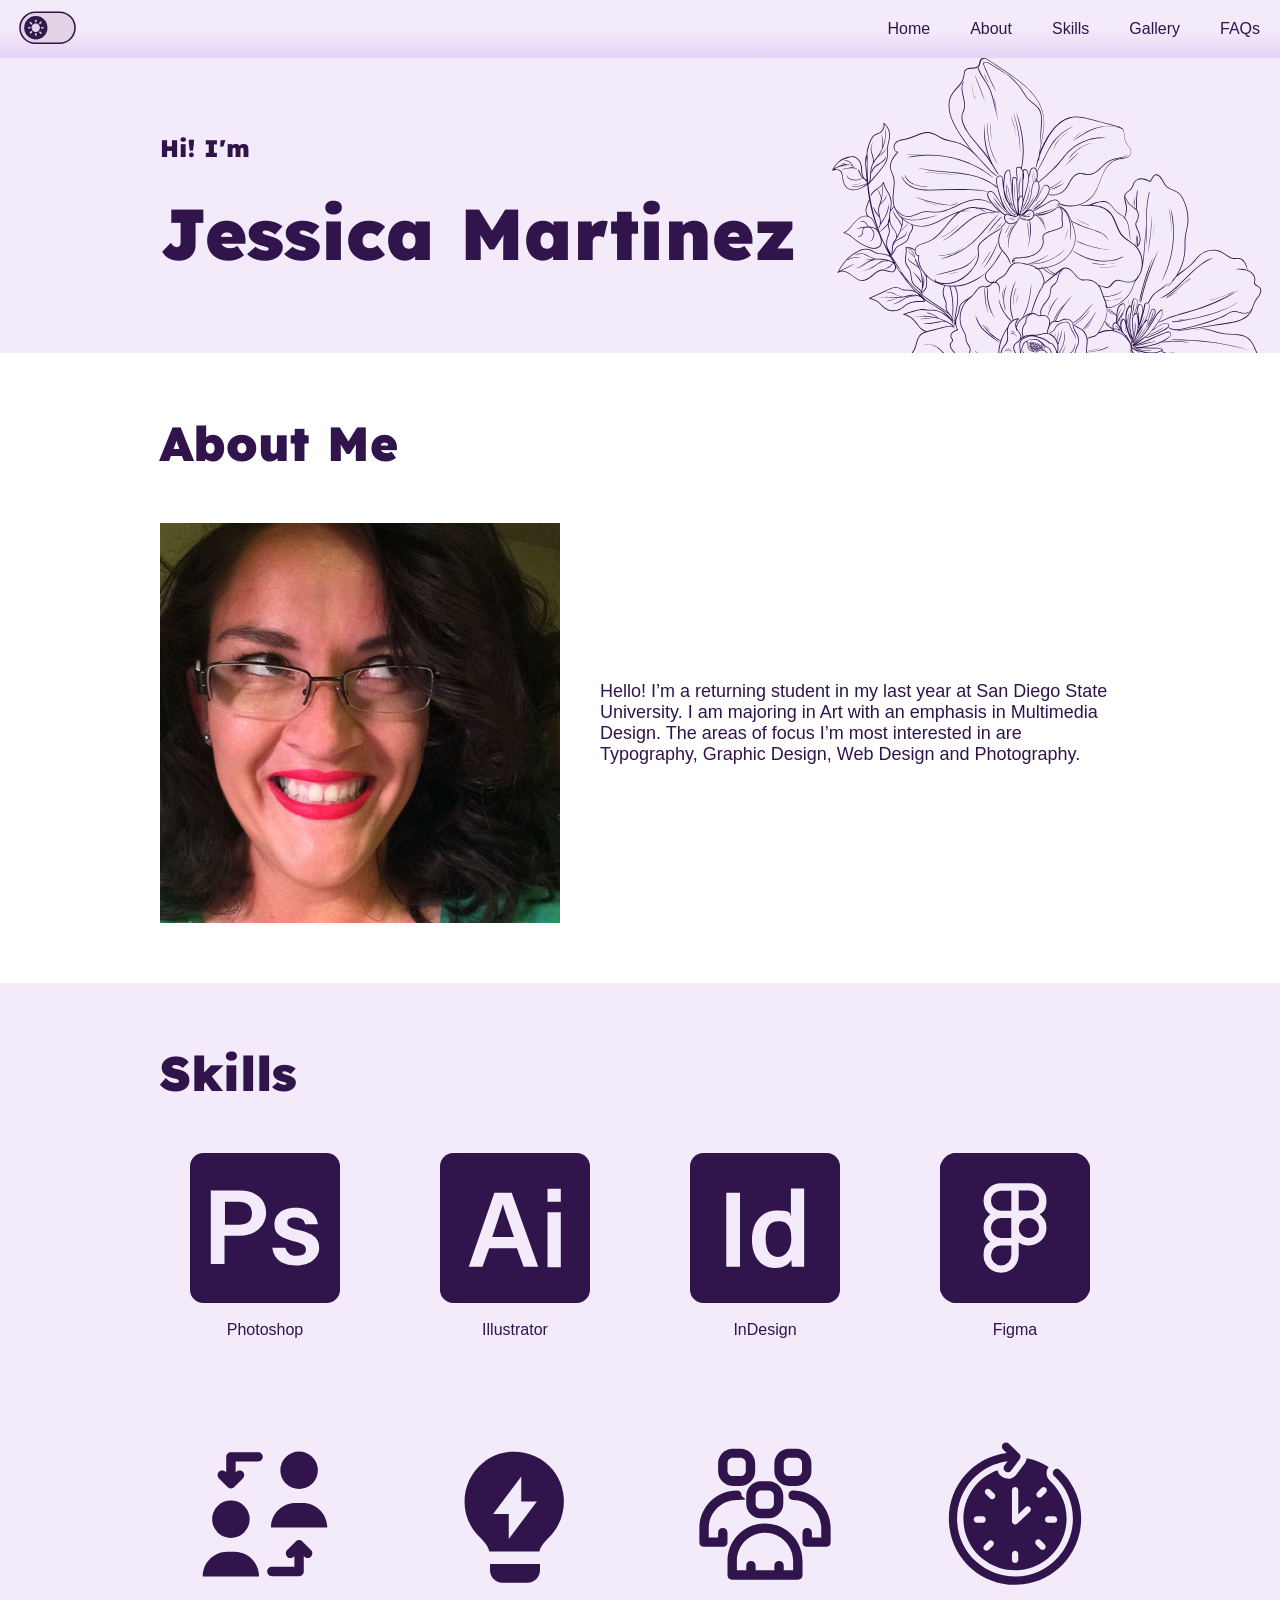
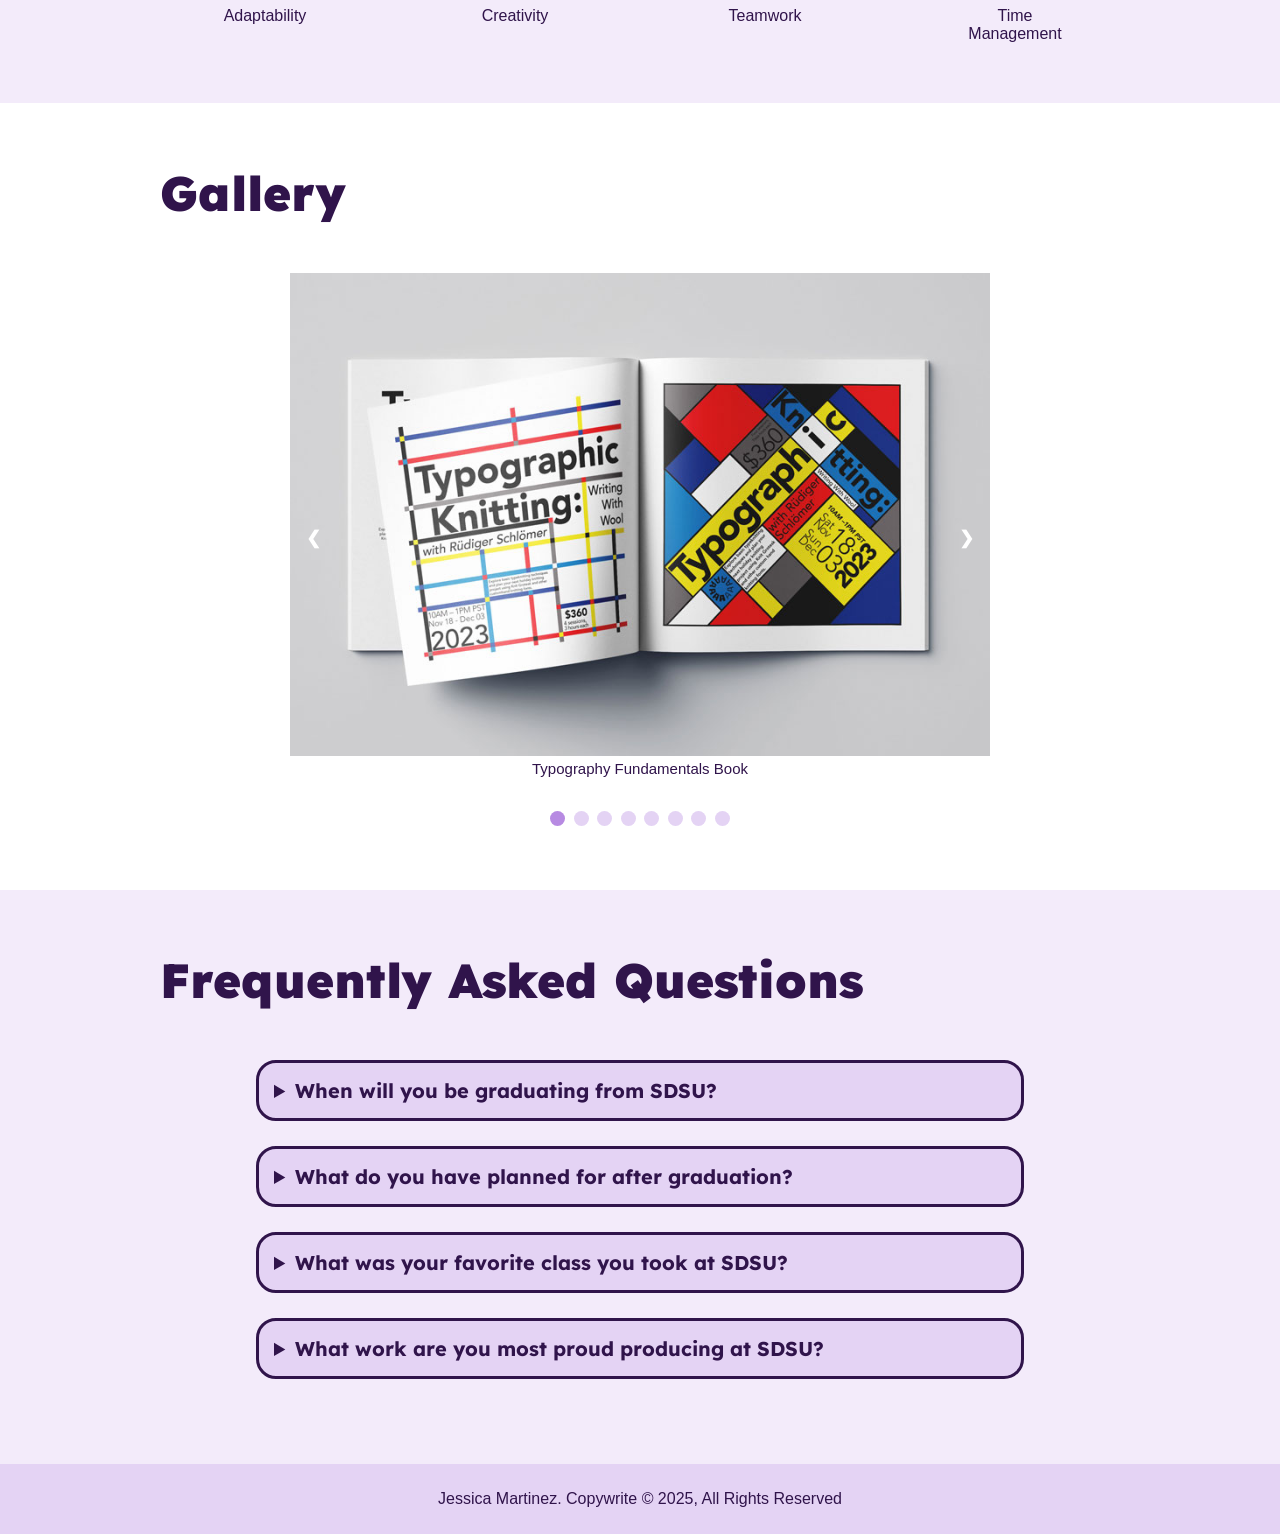
<file: index.html>
<!DOCTYPE html>
<html lang="en" >
<head>
  <meta charset="UTF-8">
  <meta name="author" content="Art 444 Student">
  <meta name="viewport" content="width=device-width, initial-scale=1, shrink-to-fit=no">
  <title>Jessica Martinez</title>
  <link rel="stylesheet" href="css/styles.css">
  <link rel="stylesheet" href="css/responsive.css">
  <link rel="preconnect" href="https://fonts.googleapis.com">
  <link rel="preconnect" href="https://fonts.gstatic.com" crossorigin>
  <link href="https://fonts.googleapis.com/css2?family=Lexend:wght@100..900&display=swap" rel="stylesheet">
</head>
<body>
  <div class="mobile-menu">
    <img src="images/mobile.svg" onclick="revealMenu()" alt="mobile menu icon" class="hamburger" id="hamburger">
  </div>
  <div id="darkmodebutton" class="darkmodebutton" onclick="darkMode()"></div>
  <nav id="nav" class="dropdown-content">
    <a href="#header" onclick="closeMenu()" class="linkstyling">Home</a>
    <a href="#about" onclick="closeMenu()" class="linkstyling">About</a>
    <a href="#skills" onclick="closeMenu()" class="linkstyling">Skills</a>
    <a href="#gallery" onclick="closeMenu()" class="linkstyling">Gallery</a>
    <a href="#FAQs" onclick="closeMenu()" class="linkstyling">FAQs</a>
  </nav>
<!-- MAIN HEADER --> 
  <section id="header" class="header">
    <div class="container">
      <span class="h3">Hi! I'm</span>
      <h1>Jessica Martinez</h1>
    </div>
  </section>
  
<!-- ABOUT SECTION --> 
<section id="about">
  <div class="about">
    <div class="section-title"><h2>About Me</h2></div>
    <div class="about-me">
        <img src="images/me.JPG" alt="Photo of Me" class="me" />
        <p class="me-summary">Hello! I’m a returning student in my last year at San Diego State University. I am majoring in Art with an emphasis in Multimedia Design. The areas of focus I’m most interested in are Typography, Graphic Design, Web Design and Photography.</p>
    </div>
  </div>
</section>

<!-- SKILLS SECTION -->  
<section id="skills" class="myskills">
  <div class="skills">
    <div class="section-title"><h2>Skills</h2></div>
      <div class="skills-grid">
        <div class="indv-skills"><img src="images/ps.svg" alt="Photoshop" class="svgs" id="ps-svg"/><br>Photoshop</div>
        <div class="indv-skills"><img src="images/illus.svg" alt="Illustrator" class="svgs" id="illus-svg" /><br>Illustrator</div>
        <div class="indv-skills"><img src="images/indesign.svg" alt="InDesign" class="svgs" id="indesign-svg" /><br>InDesign</div>
        <div class="indv-skills"><img src="images/figma.svg" alt="Figma" class="svgs" id="figma-svg" /><br>Figma</div>
        <div class="indv-skills"><img src="images/adapt.svg" alt="Adaptability" class="svgs" id="adapt-svg" /><br>Adaptability</div>
        <div class="indv-skills"><img src="images/creativity.svg" alt="Creativity" class="svgs" id="creativity-svg" /><br>Creativity</div>
        <div class="indv-skills"><img src="images/team.svg" alt="Teamwork" class="svgs" id="team-svg" /><br>Teamwork</div>
        <div class="indv-skills"><img src="images/time.svg" alt="Time Management" class="svgs" id="time-svg" /><br>Time<br>Management</div>
      </div>
      <!-- <div class="skills-grid-dark">
        <div class="indv-skills"><img src="images/psdark.svg" alt="Photoshop" class="svgs"/><br>Photoshop</div>
        <div class="indv-skills"><img src="images/illusdark.svg" alt="Illustrator" class="svgs" /><br>Illustrator</div>
        <div class="indv-skills"><img src="images/indesigndark.svg" alt="InDesign" class="svgs" /><br>InDesign</div>
        <div class="indv-skills"><img src="images/figmadark.svg" alt="Figma" class="svgs" /><br>Figma</div>
        <div class="indv-skills"><img src="images/adaptdark.svg" alt="Adaptability" class="svgs" /><br>Adaptability</div>
        <div class="indv-skills"><img src="images/creativitydark.svg" alt="Creativity" class="svgs" /><br>Creativity</div>
        <div class="indv-skills"><img src="images/teamdark.svg" alt="Teamwork" class="svgs" /><br>Teamwork</div>
        <div class="indv-skills"><img src="images/timedark.svg" alt="Time Management" class="svgs" /><br>Time<br>Management</div>
      </div> -->
  </div>
</section>

<!-- GALLERY SECTION -->  
<section id="gallery">
  <div class="gallery">
    <div class="section-title"><h2>Gallery</h2></div>
      <!-- <div class="slideshow">
        <a target="_blank" href="images/book.jpg"><img src="images/book.jpg" class="jpg" alt="Typography Fundamentals Book"  /></a>
        <a target="_blank" href="images/kayaks.jpg"><img src="images/kayaks.jpg" class="jpg" alt="Kayaks" /></a>
        <a target="_blank" href="images/stairs.jpg"><img src="images/stairs.jpg" class="jpg" alt="Wooden Stairs" /></a>
        <a target="_blank" href="images/crystals.jpg"><img src="images/crystals.jpg" class="jpg" alt="Crystals" /></a>
        <a target="_blank" href="images/Conflict.jpg"><img src="images/Conflict.jpg" class="jpg" alt="Self Conflict" /></a>
        <a target="_blank" href="images/PosterPanel1.jpg"><img src="images/PosterPanel1.jpg" class="jpg" alt="Poster Panel 1" /></a>
        <a target="_blank" href="images/PosterPanel2.jpg"><img src="images/PosterPanel2.jpg" class="jpg" alt="Poster Panel 2" /></a>
        <a target="_blank" href="images/PosterPanel3.jpg"><img src="images/PosterPanel3.jpg" class="jpg" alt="Poster Panel 3" /></a>
      </div> -->
  <!-- Slideshow container -->
<div class="slideshow-container">

  <!-- Full-width images with number and caption text -->
  <div class="mySlides fade">
    <!-- <div class="numbertext">1 / 8</div> -->
    <img src="images/book.jpg" class="jpg" alt="Typography Fundamentals Book" style="width:100%">
    <div class="text">Typography Fundamentals Book</div>
  </div>

  <div class="mySlides fade">
    <!-- <div class="numbertext">2 / 8</div> -->
    <img src="images/kayaks.jpg" class="jpg" alt="Kayaks" style="width:100%">
    <div class="text">Kayaks</div>
  </div>

  <div class="mySlides fade">
    <!-- <div class="numbertext">3 / 8</div> -->
    <img src="images/stairs.jpg" class="jpg" alt="Wooden Stairs" style="width:100%">
    <div class="text">Wooden Stairs</div>
  </div>

  <div class="mySlides fade">
    <!-- <div class="numbertext">4 / 8</div> -->
    <img src="images/crystals.jpg" class="jpg" alt="Crystals" style="width:100%">
    <div class="text">Crystals</div>
  </div>

  <div class="mySlides fade">
    <!-- <div class="numbertext">5 / 8</div> -->
    <img src="images/Conflict.jpg" class="jpg" alt="Self Conflict" style="width:100%">
    <div class="text">Inner Conflict</div>
  </div>

  <div class="mySlides fade">
    <!-- <div class="numbertext">6 / 8</div> -->
    <img src="images/PosterPanel1.jpg" class="jpg" alt="Poster Panel 1" style="width:100%">
    <div class="text">Triptych Poster Panel 1</div>
  </div>

  <div class="mySlides fade">
    <!-- <div class="numbertext">7 / 8</div> -->
    <img src="images/PosterPanel2.jpg" class="jpg" alt="Poster Panel 2"  style="width:100%">
    <div class="text">Triptych Poster Panel 2</div>
  </div>

  <div class="mySlides fade">
    <!-- <div class="numbertext">8 / 8</div> -->
    <img src="images/PosterPanel3.jpg" class="jpg" alt="Poster Panel 3" style="width:100%">
    <div class="text">Triptych Poster Panel 3</div>
  </div>

  <!-- Next and previous buttons -->
  <a class="prev" onclick="plusSlides(-1)">&#10094;</a>
  <a class="next" onclick="plusSlides(1)">&#10095;</a>
</div>
<br>

<!-- The dots/circles -->
<div style="text-align:center">
  <span class="dot" onclick="currentSlide(1)"></span>
  <span class="dot" onclick="currentSlide(2)"></span>
  <span class="dot" onclick="currentSlide(3)"></span>
  <span class="dot" onclick="currentSlide(4)"></span>
  <span class="dot" onclick="currentSlide(5)"></span>
  <span class="dot" onclick="currentSlide(6)"></span>
  <span class="dot" onclick="currentSlide(7)"></span>
  <span class="dot" onclick="currentSlide(8)"></span>
</div>
</div>
</section>

<!-- FAQ SECTION -->  
<section id="FAQs" class="FAQs">
  <div class="questions">
    <div class="section-title"><h2>Frequently Asked Questions</h2></div>
      <div class="indv-question">
        <details>
        <summary>When will you be graduating from SDSU?</summary>
        <p>I will be graduating after Fall 2025.</p>
       </details>
      </div>
      <div class="indv-question">
        <details>
        <summary>What do you have planned for after graduation?</summary>
        <p>After graduation I plan to look for full-time work in the multimedia or graphic design field while I maintain my current position.</p>
        </details>
      </div>
      <div class="indv-question">
        <details>
        <summary>What was your favorite class you took at SDSU?</summary>
        <p>My favorite class at SDSU was Jewelry and Metals. I was able to learn to create wearable items in a new medium I was initially nervous about. It was a very fun but challenging class. </p>
        </details>
      </div>
      <div class="indv-question">
        <details>
        <summary>What work are you most proud producing at SDSU?</summary>
        <p>I think I’m most proud of the triptych poster I created in Typography. Going into the class I had zero knowledge of typography and learned a lot in a short time.</p>
        </details>
      </div>  
  </div>
</section>
<!-- <img src="images/scrolltop.svg" onclick="topFunction()" id="topbutton" /> -->
<!-- FOOTER SECTION -->  
<footer>
  <div class="footer">
      <p>Jessica Martinez. Copywrite © 2025, All Rights Reserved</p>
  </div>
</footer>
<script src="js/script.js"></script>
</body>
</html>
</file>
<file: css/styles.css>
/* CSS GOES HERE */
nav {
    width: 100%;
    background-image: linear-gradient(#f3ebfa 50%, #E4D3F4 100%);
}
.linkstyling {
    color: #30144B;
}
#nav {
    list-style-type: none;
    margin: 0;
    padding: 0;
    overflow: hidden;
    display: flex;
    justify-content: flex-end;
}
#nav a {
    display: block;
    padding: 20px;
    text-decoration: none;
}
/* #nav a:hover{
    background-color: #F3EBFA;
} */
.mobile-menu {
    display: none;
    position: relative;
    z-index: 999;
    min-height: 55px;
}
.darkmodebutton {
    width: 75px;
    height: 54.5814px;
    position: absolute;
    top: -10px;
    left: 10px;
    background-image: url(../images/lightbutton.svg);
    background-repeat: no-repeat;
    background-size: cover;
    z-index: 9999;
}
.hamburger {
    height: 29.5px;
    float: right;
    margin-right: 10px;
}
a {
    color: #30144B;
}
a:hover {
    cursor: e-resize;
}
html {
    scroll-behavior: smooth;
    font-family: Futura, Helvetica, sans-serif;
}
body {
    margin: 0;
	padding: 0;
	border: 0;
    color: #30144B;
	font-size: 100%;
	font: inherit;
	vertical-align: baseline;
}
section {
    width: 100%;
    height: auto;
}
/* section:nth-child(even) {
    background-color: #f3ebfa;
} */
.about, .skills, .gallery {
    padding: 60px 0px 60px 0px;
    display: flex;
    flex-direction: column;
}
.myskills {
    background-color: #f3ebfa;
}
.FAQs {
    background-color: #f3ebfa;
}
.section-title {
    width: 100%;
    max-width: 960px;
    margin: 0px auto;
}
.header {
    display: flex;
    height: auto;
    align-items: flex-start;
    background-color: #f3ebfa;
    background-image: url(../images/floral.svg);
    background-size: 35%;
    background-position: right top;
    background-repeat: no-repeat;
    width: 100%;
    text-align: left;
    padding: 75px 0px 75px 0px;
}
.container {
    width: 100%;
    max-width: 960px;
    margin: 0px auto;
}
.about-me {
    display: flex;
    justify-content: center;
    align-items: center;
    align-content: center;
    width: 100%;
    max-width: 960px;
    gap: 40px;
    font-size: 18px;
    margin-left: auto;
    margin-right: auto;
}
summary {
    font-size: 20px;
    font-family: "Lexend", Futura, Helvetica, sans-serif;
    font-optical-sizing: auto;
    font-weight: 700;
    font-style: normal;
    margin: 0px;
}
.skills-grid {
    display: grid;
    grid-template-columns: auto auto auto auto ;
    grid-template-rows: auto auto ;
    gap: 100px;
    justify-content: center;
}
.indv-skills{
    display: flex;
    flex-direction: column;
    column-gap: 10px;
    text-align: center;
}
.svgs{
    width: 150px;
    height: auto;
    /* fill: #30144B; */
}
.slideshow {
    display: grid;
    grid-template-columns: auto auto auto auto ;
    grid-template-rows: auto auto ;
    gap: 15px;
    justify-content: center;
}
/* .jpg {
    border: 0px solid #ddd;
    padding: 5px;
    width: 200px;
} */
.questions {
    width: 100%;
    max-width: 960px;
    padding: 60px 0px 60px 0px;
    justify-content: center;
    align-items: center;
    align-content: center;
    margin-left: auto;
    margin-right: auto;
}
.indv-question {
    border-radius: 20px;
    border: 3px solid #30144B;
    background: #E4D3F4;
    max-width: 80%;
    padding: 15px;
    margin-bottom: 25px;
    font-size: 18px;
    margin-left: auto;
    margin-right: auto;
}
h1 {
    font-size: 72px;
    font-family: "Lexend", Futura, Helvetica, sans-serif;
    font-optical-sizing: auto;
    font-weight: 900;
    font-style: normal;
    margin: 0px;
    margin-top: 25px;
}
h2 {
    font-size: 48px;
    font-family: "Lexend", Futura, Helvetica, sans-serif;
    font-optical-sizing: auto;
    font-weight: 900;
    font-style: normal;
    margin: 0px;
    margin-bottom: 50px;
}
.h3 {
    font-size: 24px;
    font-family: "Lexend", Futura, Helvetica, sans-serif;
    font-optical-sizing: auto;
    font-weight: 900;
    font-style: normal;
    margin: 0px;
    padding: 0px;
}
/* #topbutton {
    display: none; 
    position: fixed; 
    height: 50px;
    width: auto;
    bottom: 20px; 
    right: 30px; 
    z-index: 99; 
  }   */
footer {
    background-color: #E4D3F4;
    color: #30144B;
    padding: 10px;
    text-align: center;
    margin: 0px;
}
.bodydark {
    background-color: #30144B !important;
    color: #E4D3F4 !important;
}
.lightmodebutton {
    background-image: url(../images/darkbutton.svg);
}
.headerdark {
    background-color: #4E2079 !important;
    background-image: url(../images/floraldark.svg) !important;
}
.indv-question-dark {
    color: #30144B !important;
}
.FAQsdark {
    background-color: #4E2079 !important;
    color: #E4D3F4 !important;
}
.myskillsdark {
    background-color: #4E2079 !important;
    color: #E4D3F4 !important;
}
.navdark {
    background-image: linear-gradient(#30144b 50%, #4E2079 100%) !important;
}
.linkstylingdark {
    color: #E4D3F4 !important;;
}
.footerdark {
    background-image: linear-gradient(#4E2079 50%, #30144b 100%) !important;
    color: #E4D3F4 !important;
}
.mobile-menu-dark {
    background-image: linear-gradient(#30144b 50%, #4E2079 100%) !important;
    background-color: #30144B !important;
}
* {box-sizing:border-box}

/* Slideshow container */
.slideshow-container {
  max-width: 700px;
  /* min-height: 700px; */
  position: relative;
  margin: auto;
}

/* Hide the images by default */
.mySlides {
  display: none;
}

/* Next & previous buttons */
.prev, .next {
  cursor: pointer;
  position: absolute;
  top: 50%;
  width: auto;
  margin-top: -22px;
  padding: 16px;
  color: white;
  font-weight: bold;
  font-size: 18px;
  transition: 0.6s ease;
  border-radius: 0 3px 3px 0;
  user-select: none;
}

/* Position the "next button" to the right */
.next {
  right: 0;
  border-radius: 3px 0 0 3px;
}

/* On hover, add a black background color with a little bit see-through */
.prev:hover, .next:hover {
  background-color: rgba(0,0,0,0.7);
}

/* Caption text */
.text {
  color: #30144B;
  font-size: 15px;
  padding: 8px 12px;
  position: relative;
  bottom: 8px;
  width: 100%;
  text-align: center;
}

.textdark {
    color:#E4D3F4 !important;
}

/* Number text (1/3 etc) */
/* .numbertext {
  color: #E4D3F4;
  font-size: 12px;
  padding: 8px 12px;
  position: absolute;
  top: 0;
} */

/* The dots/bullets/indicators */
.dot {
  cursor: pointer;
  height: 15px;
  width: 15px;
  margin: 0 2px;
  background-color: #E4D3F4;
  border-radius: 50%;
  display: inline-block;
  transition: background-color 0.6s ease;
  position: relative;
}

.active, .dot:hover {
  background-color: #b78ae2;
}

/* Fading animation */
.fade {
  animation-name: fade;
  animation-duration: 1.5s;
}

@keyframes fade {
  from {opacity: .4}
  to {opacity: 1}
}
</file>
<file: css/responsive.css>
/* TABLET VIEW */
@media only screen and (max-width:992px) {
    #nav {
        display: none;
    }
    .mobile-menu {
        display: block;
        background-image: linear-gradient(#f3ebfa 50%, #E4D3F4 100%);
        padding: 10px 0px 10px 40px;
    }
    .dropdown-content {
        display: block !important;
        position: absolute;
        top: -400px;
        background-color: #f3ebfa;
        z-index: 1;
        transition: all 500ms;
    }
    .open {
        top: 54px;
    }
    .about-me {
        display: flex;
        flex-direction: column;
        justify-content: center;
        align-items: center;
        gap: 30px;
        font-size: 18px;
    }
    .me-summary {
        max-width: 70%;
    }
    .slideshow {
        display: grid;
        grid-template-columns: auto auto;
        grid-template-rows: auto auto auto auto;
        gap: 10px;
        justify-content: center;
    }
    .skills-grid {
        display: grid;
        grid-template-columns: auto auto ;
        grid-template-rows: auto auto auto auto ;
        gap: 100px;
        justify-content: center;
        align-items: center;
        align-content: center;
    }
    .header {
        display: flex;
        height: auto;
        align-items: flex-start;
        background-image: url(../images/floral.svg);
        background-size: 40%;
        background-position: right top;
        background-repeat: no-repeat;
        width: 100%;
        text-align: left;
    }
    .container {
        width: 100%;
        max-width: 80%;
        margin: 0px auto;
    }
    .indv-question {
        margin-left: auto;
        margin-right: auto;
    }
    .details {
        font-size: 16px;
    }
    .indv-question {
        border-radius: 20px;
        border: 3px solid #30144B;
        background: #E4D3F4;
        max-width: 70%;
        padding: 15px;
        margin-bottom: 25px;
        font-size: 18px;
        margin-left: auto;
        margin-right: auto;
    }
    h1 {
        font-size: 48px;
        font-family: "Lexend", Futura, Helvetica, sans-serif;
        font-optical-sizing: auto;
        font-weight: 900;
        font-style: normal;
        margin: 0px;
        margin-top: 25px;
    }
    h2 {
        font-size: 32px;
        font-family: "Lexend", Futura, Helvetica, sans-serif;
        font-optical-sizing: auto;
        font-weight: 900;
        font-style: normal;
        margin: 0px;
        margin-bottom: 50px;
        text-align: center;
    }
    .h3 {
        font-size: 18px;
        font-family: "Lexend", Futura, Helvetica, sans-serif;
        font-optical-sizing: auto;
        font-weight: 900;
        font-style: normal;
        margin: 0px;
    }
    summary {
        font-size: 16px;
        font-family: "Lexend", Futura, Helvetica, sans-serif;
        font-optical-sizing: auto;
        font-weight: 700;
        font-style: normal;
        color: #30144B;
        margin: 0px;
    }
    p {
        font-size: .8em;
    }
}
/* @media only screen and (max-width: 750px) {
#topbutton {
    display: none; 
    position: absolute;
    right: -400px !important; 
    height: 50px;
    width: auto;
    bottom: 20px; 
    right: 30px; 
    z-index: 99; 
  } 
} */
/* MOBILE VIEW */
@media only screen and (max-width: 478px) {
    nav {
        display: none;
    }
    .header {
        display: flex;
        height: auto;
        align-items: flex-start;
        background-image: url(../images/floral.svg);
        background-size: 55%;
        background-position: right top;
        background-repeat: no-repeat;
        width: 100%;
        text-align: left;
    }
    .container {
        width: 100%;
        max-width: 80%;
        margin: 0px auto;
    }
    .section-title {
        width: 100%;
        max-width: 340px;
        margin: 0px auto;
    }
    .about-me {
        display: flex;
        flex-direction: column;
        justify-content: center;
        align-items: center;
        gap: 30px;
        font-size: 16px;
    }
    .me-summary {
        max-width: 80%;
    }
    .me {
        width: 80%;
        height: auto;
    }
    .slideshow {
        display: flex;
        flex-direction: column;
        gap: 20px;
        justify-content: center;
        align-items: center;
        align-content: center;
    }
    .skills-grid {
        display: flex;
        flex-direction: column;
        justify-content: center;
        gap: 50px;
        justify-content: center;
        align-items: center;
        align-content: center;
    }
    .svgs{
        width: 100px;
        height: auto;
        fill: #30144B;
    }
    h1 {
        font-size: 48px;
        font-family: "Lexend", Futura, Helvetica, sans-serif;
        font-optical-sizing: auto;
        font-weight: 900;
        font-style: normal;
        margin: 0px;
        margin-top: 25px;
    }
    h2 {
        font-size: 32px;
        font-family: "Lexend", Futura, Helvetica, sans-serif;
        font-optical-sizing: auto;
        font-weight: 900;
        font-style: normal;
        margin: 0px;
        margin-bottom: 50px;
        text-align: center;
    }
    .h3 {
        font-size: 18px;
        font-family: "Lexend", Futura, Helvetica, sans-serif;
        font-optical-sizing: auto;
        font-weight: 900;
        font-style: normal;
        margin: 0px;
    }
    summary {
        font-size: 16px;
        font-family: "Lexend", Futura, Helvetica, sans-serif;
        font-optical-sizing: auto;
        font-weight: 700;
        font-style: normal;
        color: #30144B;
        margin: 0px;
    }
    p {
        font-size: .8em;
    }
}
</file>
